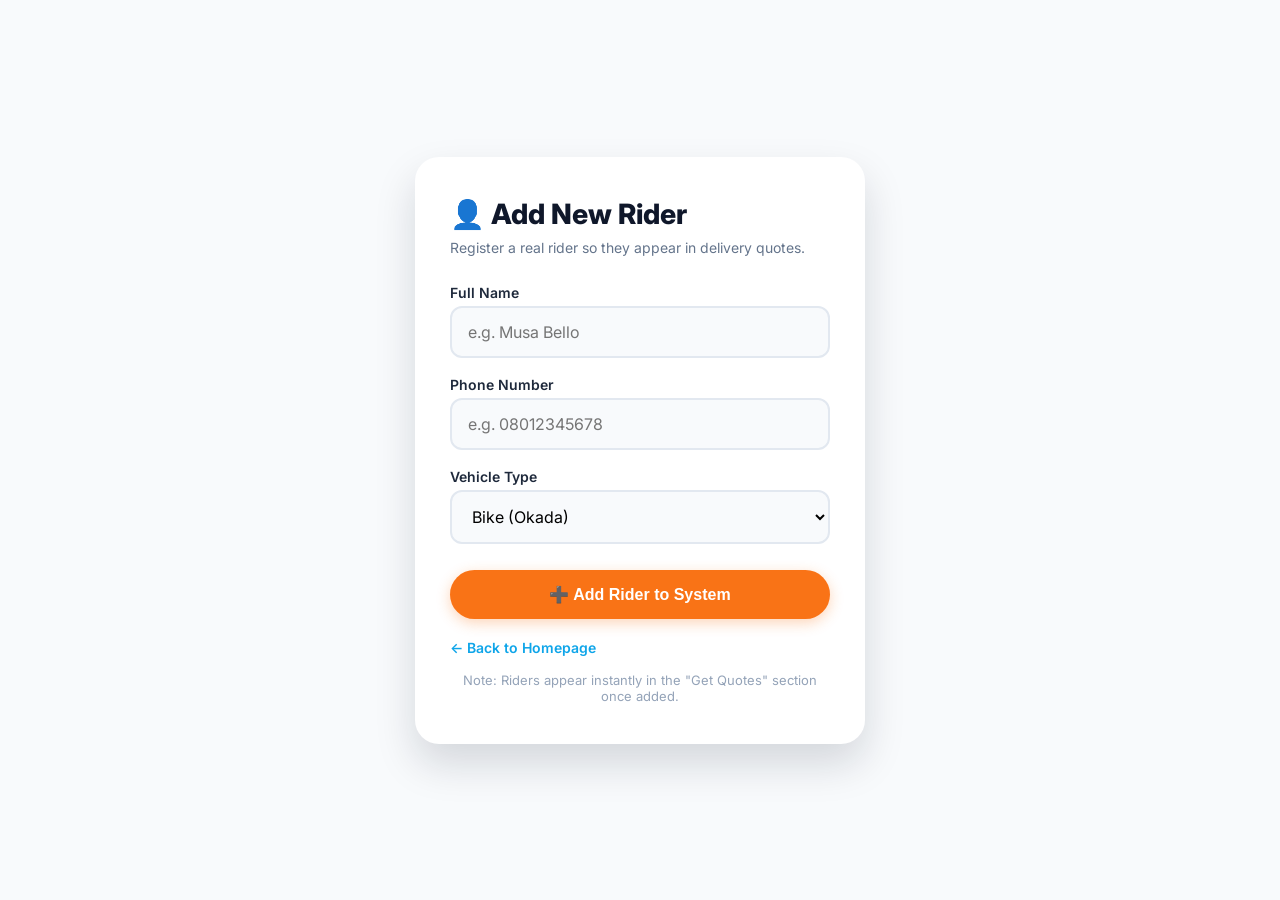
<file: frontend/add_rider.html>
<!DOCTYPE html>
<html lang="en">
<head>
    <meta charset="UTF-8">
    <meta name="viewport" content="width=device-width, initial-scale=1.0">
    <title>Admin - Add Rider</title>
    <link href="https://fonts.googleapis.com/css2?family=Inter:wght@400;600;700;800&display=swap" rel="stylesheet" />
    <style>
        * {
            margin: 0;
            padding: 0;
            box-sizing: border-box;
        }
        body {
            background: #F8FAFC;
            font-family: 'Inter', sans-serif;
            display: flex;
            justify-content: center;
            align-items: center;
            min-height: 100vh;
            padding: 20px;
        }
        .container {
            background: white;
            padding: 40px 35px;
            border-radius: 24px;
            box-shadow: 0 20px 40px rgba(15, 23, 42, 0.15);
            max-width: 450px;
            width: 100%;
        }
        h1 {
            font-size: 28px;
            font-weight: 800;
            color: #0F172A;
            margin-bottom: 8px;
        }
        .subtitle {
            color: #64748B;
            font-size: 14px;
            margin-bottom: 28px;
        }
        .form-group {
            margin-bottom: 18px;
        }
        label {
            display: block;
            font-weight: 600;
            font-size: 14px;
            color: #1E293B;
            margin-bottom: 5px;
        }
        input, select {
            width: 100%;
            padding: 14px 16px;
            border: 2px solid #E2E8F0;
            border-radius: 12px;
            font-size: 16px;
            font-family: 'Inter', sans-serif;
            transition: border-color 0.2s;
            background: #F8FAFC;
        }
        input:focus, select:focus {
            outline: none;
            border-color: #F97316;
        }
        .btn-add {
            width: 100%;
            padding: 15px;
            background: #F97316;
            color: white;
            border: none;
            border-radius: 50px;
            font-weight: 700;
            font-size: 16px;
            cursor: pointer;
            box-shadow: 0 4px 14px rgba(249, 115, 22, 0.3);
            transition: all 0.2s;
            margin-top: 8px;
        }
        .btn-add:hover {
            transform: translateY(-2px);
            box-shadow: 0 8px 24px rgba(249, 115, 22, 0.4);
        }
        .message {
            margin-top: 20px;
            padding: 12px 16px;
            border-radius: 12px;
            font-weight: 600;
            display: none;
        }
        .message.success {
            display: block;
            background: #F0FDF4;
            color: #166534;
            border-left: 4px solid #22C55E;
        }
        .message.error {
            display: block;
            background: #FEF2F2;
            color: #991B1B;
            border-left: 4px solid #EF4444;
        }
        .back-link {
            display: inline-block;
            margin-top: 20px;
            color: #0EA5E9;
            text-decoration: none;
            font-weight: 600;
            font-size: 14px;
        }
        .back-link:hover {
            text-decoration: underline;
        }
        .note {
            font-size: 13px;
            color: #94A3B8;
            margin-top: 15px;
            text-align: center;
        }
    </style>
</head>
<body>

<div class="container">
    <h1>👤 Add New Rider</h1>
    <p class="subtitle">Register a real rider so they appear in delivery quotes.</p>

    <div class="form-group">
        <label for="riderName">Full Name</label>
        <input type="text" id="riderName" placeholder="e.g. Musa Bello" />
    </div>

    <div class="form-group">
        <label for="riderPhone">Phone Number</label>
        <input type="text" id="riderPhone" placeholder="e.g. 08012345678" />
    </div>

    <div class="form-group">
        <label for="riderVehicle">Vehicle Type</label>
        <select id="riderVehicle">
            <option value="Bike">Bike (Okada)</option>
            <option value="Van">Van (Keke/Pickup)</option>
            <option value="Car">Car (Sedan/SUV)</option>
        </select>
    </div>

    <button class="btn-add" id="addRiderBtn">➕ Add Rider to System</button>

    <div id="responseMessage" class="message"></div>

    <a href="/" class="back-link">← Back to Homepage</a>
    <p class="note">Note: Riders appear instantly in the "Get Quotes" section once added.</p>
</div>

<script>
    document.getElementById('addRiderBtn').addEventListener('click', async function() {
        const name = document.getElementById('riderName').value.trim();
        const phone = document.getElementById('riderPhone').value.trim();
        const vehicle = document.getElementById('riderVehicle').value;

        const messageDiv = document.getElementById('responseMessage');
        
        // Hide previous messages
        messageDiv.style.display = 'none';
        messageDiv.className = 'message';

        // Validate inputs
        if (!name || !phone || !vehicle) {
            messageDiv.textContent = '⚠️ Please fill in all fields.';
            messageDiv.className = 'message error';
            messageDiv.style.display = 'block';
            return;
        }

        // Simple phone validation (must be numbers)
        if (!/^\d+$/.test(phone)) {
            messageDiv.textContent = '⚠️ Phone number must contain only digits.';
            messageDiv.className = 'message error';
            messageDiv.style.display = 'block';
            return;
        }

        // Disable button to prevent double-click
        const btn = this;
        btn.textContent = '⏳ Adding...';
        btn.disabled = true;

        try {
            const response = await fetch('/api/auth/register', {
                method: 'POST',
                headers: { 'Content-Type': 'application/json' },
                body: JSON.stringify({ name, phone, vehicle })
            });

            const data = await response.json();

            if (response.status === 201) {
                // Success!
                messageDiv.textContent = `✅ ${name} registered successfully! Rider ID: ${data.rider_id}`;
                messageDiv.className = 'message success';
                messageDiv.style.display = 'block';
                
                // Clear the form fields
                document.getElementById('riderName').value = '';
                document.getElementById('riderPhone').value = '';
                
                // Optional: Show a quick toast-like effect
                alert(`✅ ${name} is now a real rider! Go to the homepage and click "Find Riders" to see them.`);
            } else {
                // Error from server (e.g., duplicate phone)
                messageDiv.textContent = '❌ ' + (data.error || 'Registration failed.');
                messageDiv.className = 'message error';
                messageDiv.style.display = 'block';
            }
        } catch (error) {
            console.error('Error:', error);
            messageDiv.textContent = '❌ Network error. Make sure your server is running.';
            messageDiv.className = 'message error';
            messageDiv.style.display = 'block';
        }

        // Re-enable button
        btn.textContent = '➕ Add Rider to System';
        btn.disabled = false;
    });
</script>

</body>
</html>
</file>
